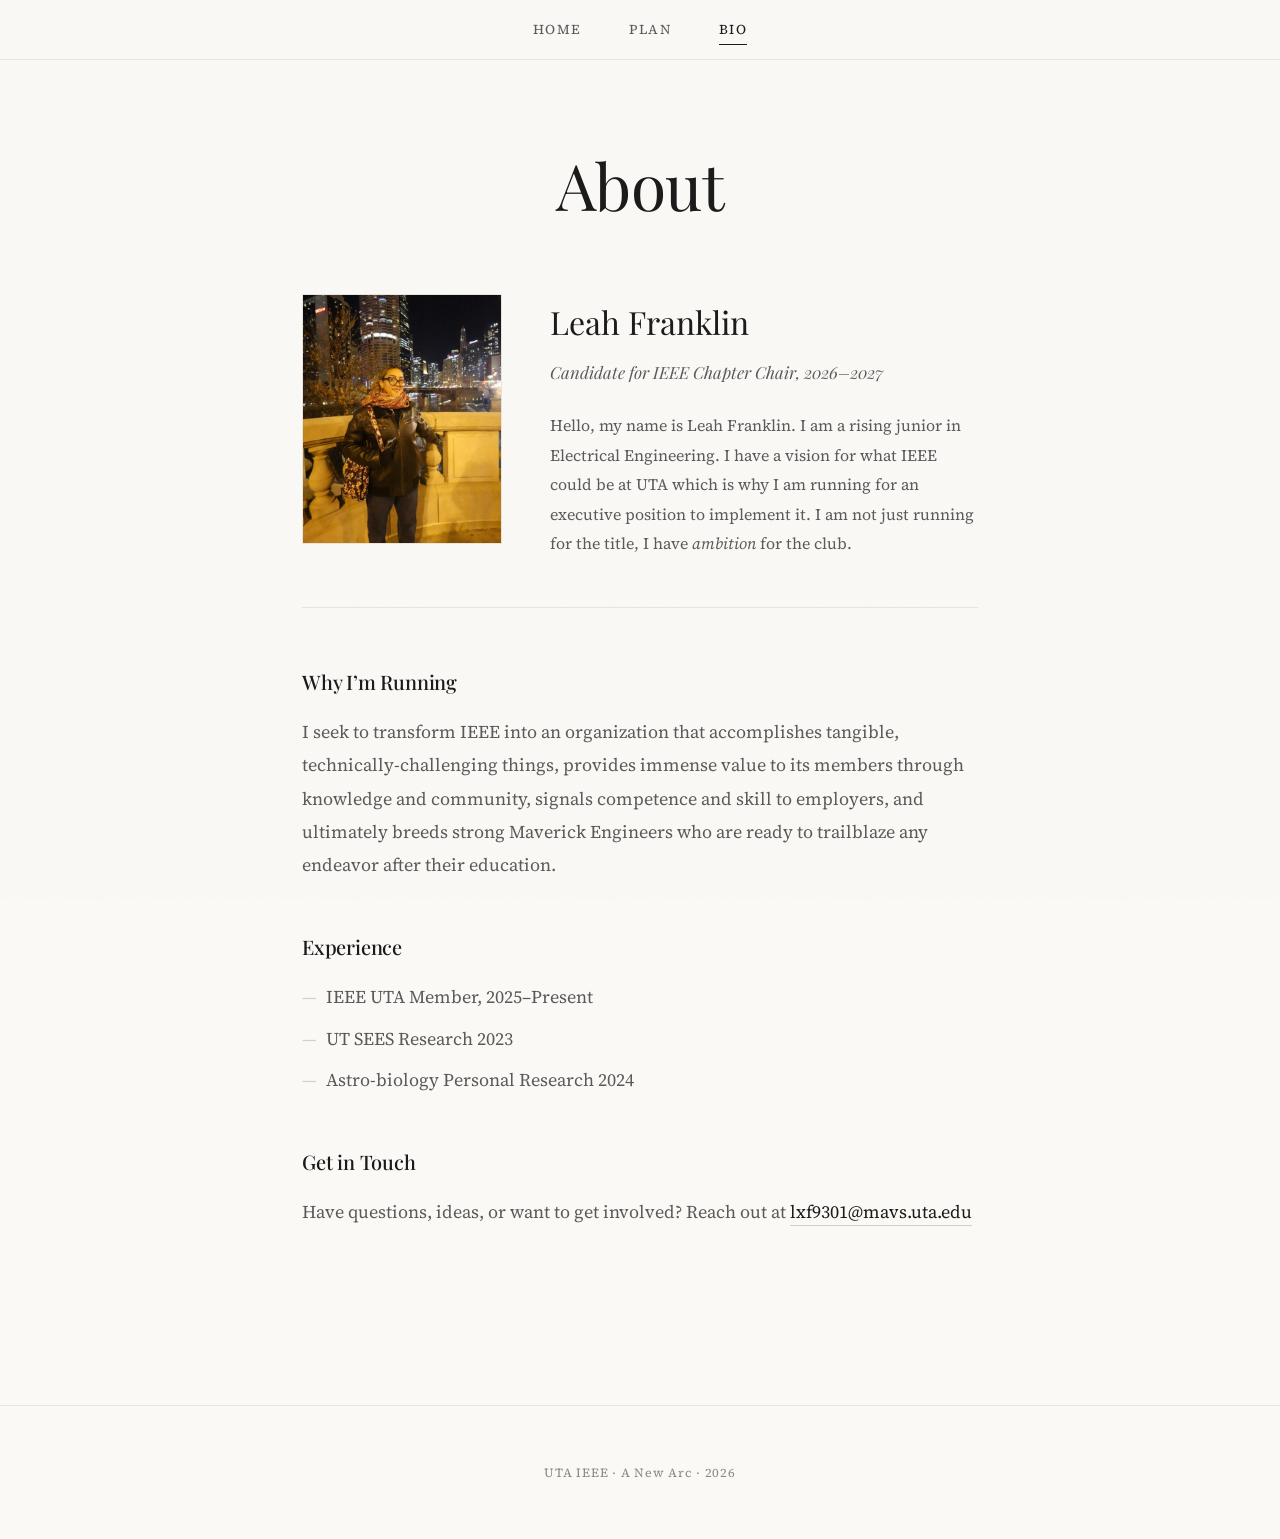
<file: bio.html>
<!DOCTYPE html>
<html lang="en">
<head>
  <meta charset="UTF-8">
  <meta name="viewport" content="width=device-width, initial-scale=1.0">
  <title>About &mdash; UTA IEEE: A New Arc</title>
  <meta name="description" content="About Leah Franklin &mdash; candidate for IEEE Chair at the University of Texas at Arlington.">
  <link rel="stylesheet" href="css/style.css">
</head>
<body>

  <nav class="site-nav">
    <a href="index.html">Home</a>
    <a href="plan.html">Plan</a>
    <a href="bio.html" class="active">Bio</a>
  </nav>

  <div class="page-content">

    <header class="page-header" data-load="1">
      <h1>About</h1>
    </header>

    <div class="bio-header" data-animate>
      <div class="bio-photo">
        <!--
          YOUR PHOTO
          Save your headshot as assets/leah.jpg then uncomment:
         -->
        
          <p align="center"><img src="leah.jpg" alt="Leah Franklin">
      
        
        <span class="bio-photo-placeholder">Photo</span>
      </div>
      <div class="bio-intro">
        <h2>Leah Franklin</h2>
        <p class="role">Candidate for IEEE Chapter Chair, 2026&ndash;2027</p>
        <p class="statement">
          Hello, my name is Leah Franklin. I am a rising junior in Electrical Engineering.
          I have a vision for what IEEE could be at UTA which is why I am
          running for an executive position to implement it. I am not just
          running for the title, I have <em>ambition</em> for the club.
        </p>
      </div>
    </div>

    <div class="bio-section" data-animate>
      <h3>Why I&rsquo;m Running</h3>
      <p>
        I seek to transform IEEE into an organization that accomplishes
        tangible, technically-challenging things, provides immense value to
        its members through knowledge and community, signals competence and
        skill to employers, and ultimately breeds strong Maverick Engineers
        who are ready to trailblaze any endeavor after their education.
      </p>
    </div>

    <div class="bio-section" data-animate>
      <h3>Experience</h3>
      <ul>
        <li>IEEE UTA Member, 2025&ndash;Present</li>
        <li>UT SEES Research 2023</li>
        <li>Astro-biology Personal Research 2024</li>
        <!-- <li> insert here</li>
        <li> insert here </li>
        -->
      </ul>
    </div>

    <div class="bio-section" data-animate>
      <h3>Get in Touch</h3>
      <p>
        Have questions, ideas, or want to get involved? Reach out at
        <a href="mailto:lxf9301@mavs.uta.edu">lxf9301@mavs.uta.edu</a>
      </p>
    </div>

  </div>

  <footer class="site-footer">
    UTA IEEE &middot; A New Arc &middot; 2026
  </footer>

  <script src="js/main.js"></script>
</body>
</html>
</file>
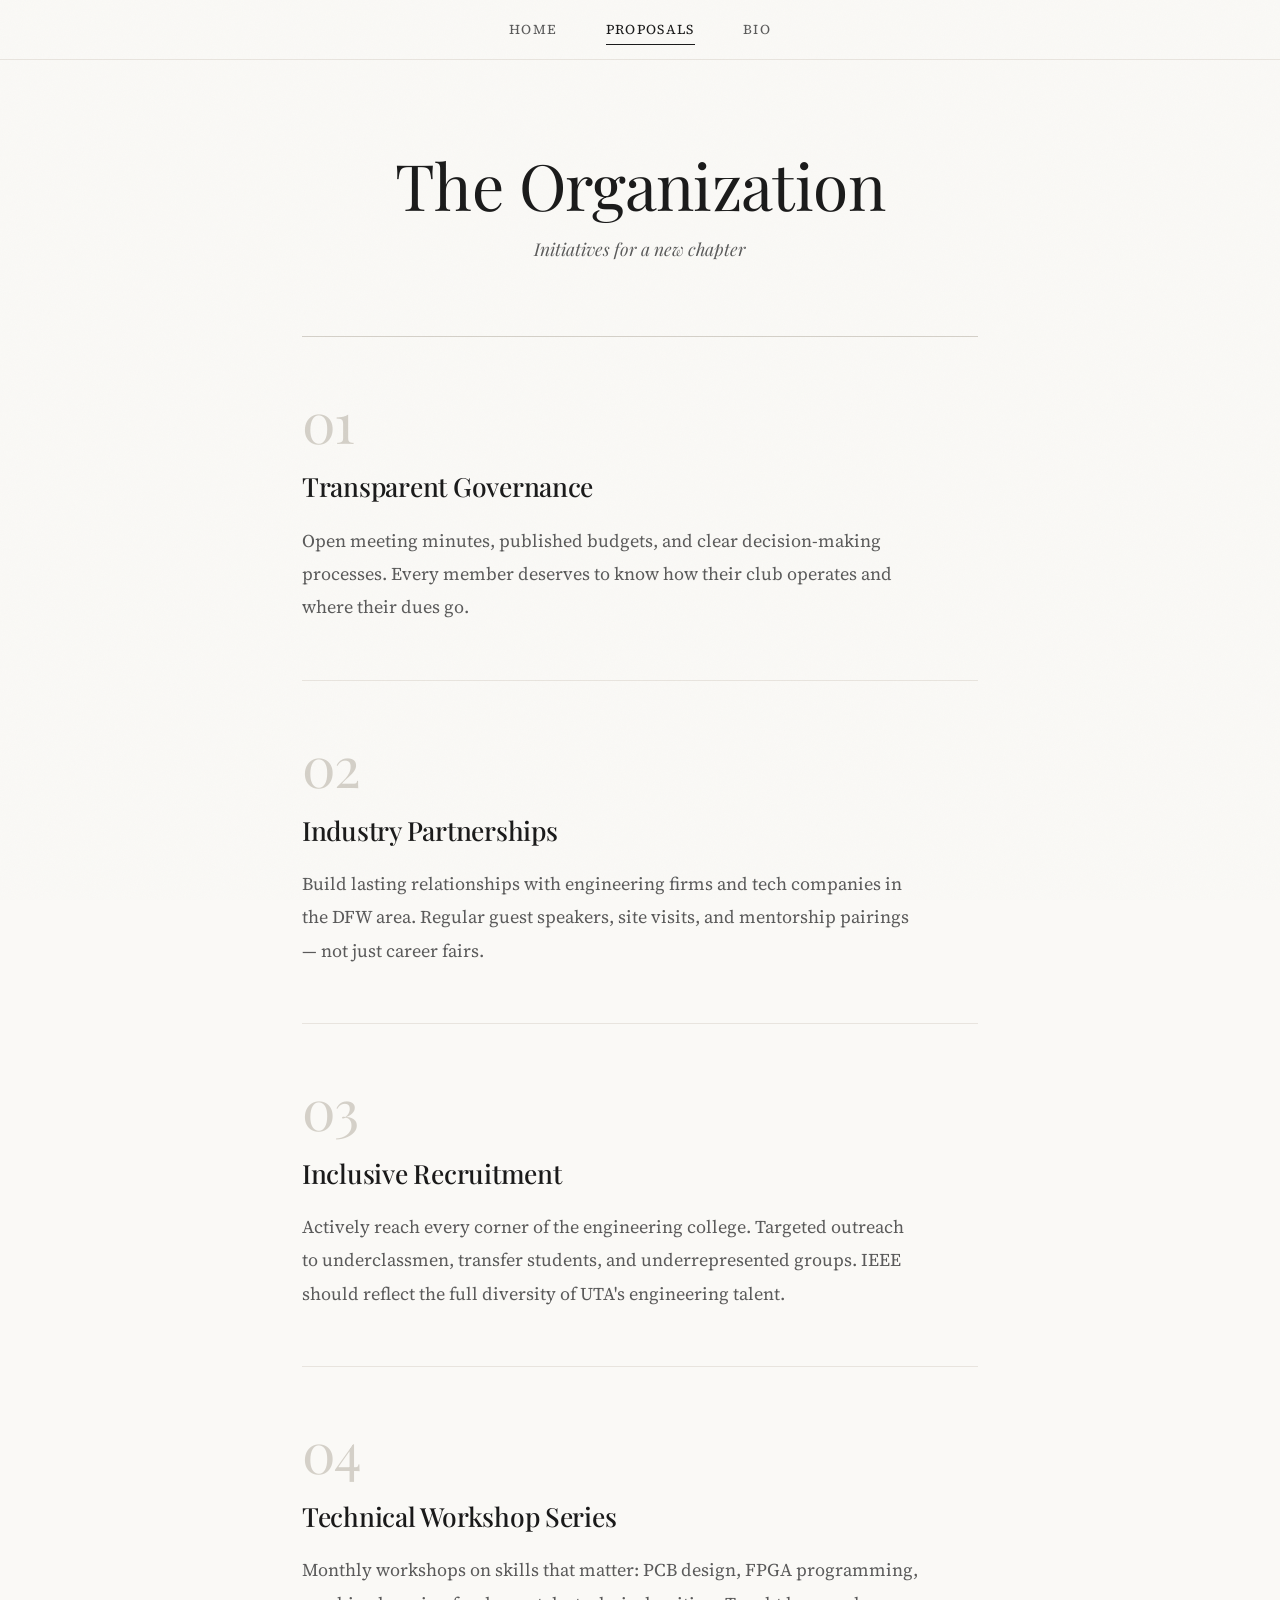
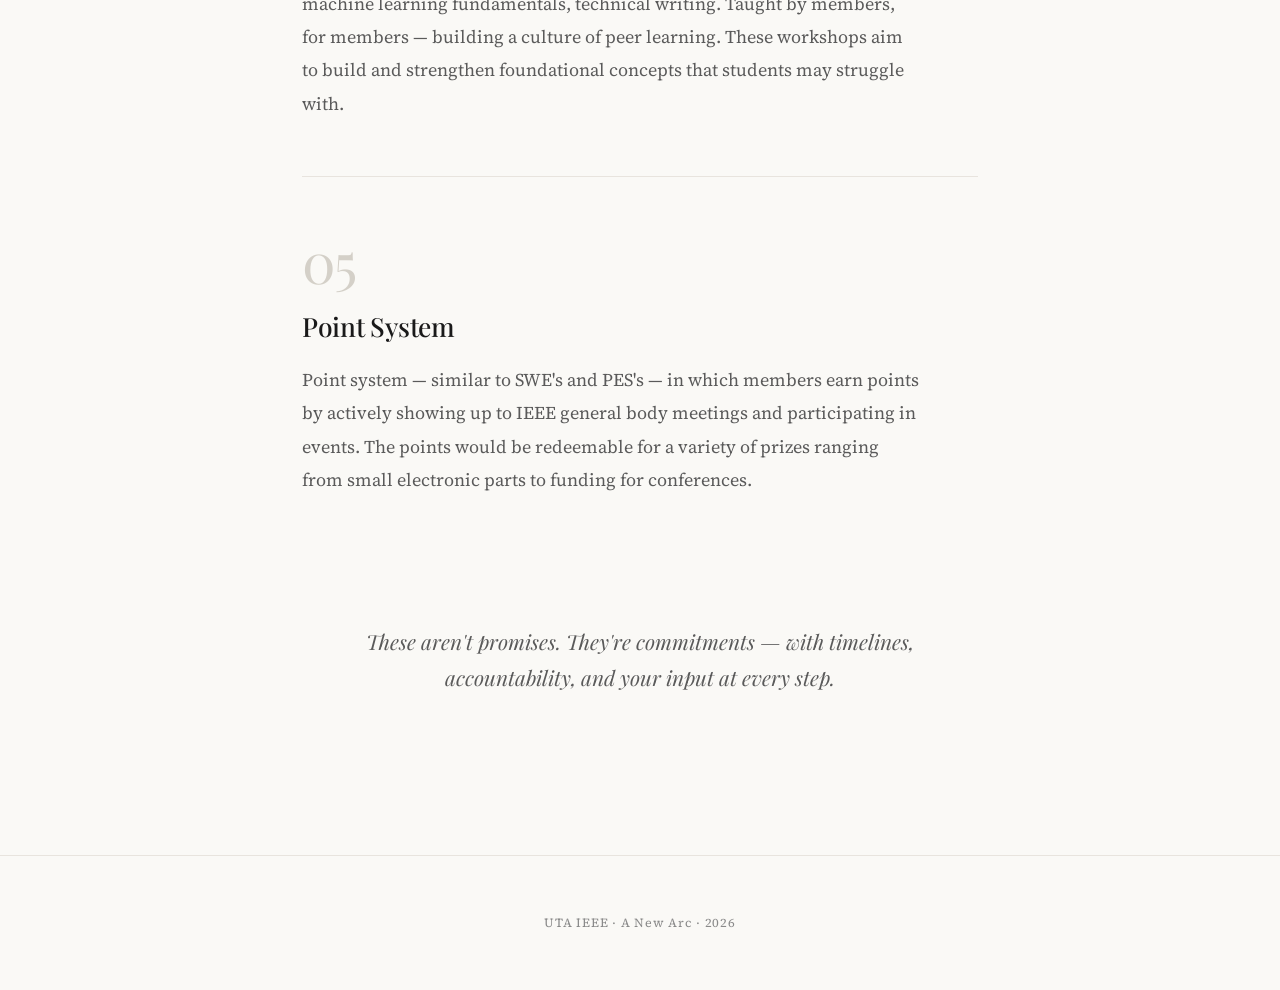
<file: plan.html>
<!DOCTYPE html>
<html lang="en">
<head>
  <meta charset="UTF-8">
  <meta name="viewport" content="width=device-width, initial-scale=1.0">
  <title>The Organization &mdash; UTA IEEE: A New Arc</title>
  <meta name="description" content="Leah Franklin's initiatives for reforming UTA's IEEE chapter. A comprehensive plan for transparency, engagement, and student growth.">
  <link rel="stylesheet" href="css/style.css">
</head>
<body>

  <nav class="site-nav">
    <a href="index.html">Home</a>
    <a href="plan.html" class="active">Proposals</a>
    <a href="bio.html">Bio</a>
  </nav>

  <div class="page-content">

    <header class="page-header" data-load="1">
      <h1>The Organization</h1>
      <p class="subtitle">Initiatives for a new chapter</p>
    </header>

    <hr class="section-rule" data-load="2">

    <!--
      INITIATIVES
      Edit titles and descriptions below to match your platform.
      Copy a <section class="initiative"> block to add more.
      Update the number in <span class="initiative-number"> accordingly.
    -->

    <section class="initiative" data-animate>
      <span class="initiative-number">01</span>
      <h2>Transparent Governance</h2>
      <p>
        Open meeting minutes, published budgets, and clear decision-making
        processes. Every member deserves to know how their club operates
        and where their dues go.
      </p>
    </section>

    <section class="initiative" data-animate>
      <span class="initiative-number">02</span>
      <h2>Industry Partnerships</h2>
      <p>
        Build lasting relationships with engineering firms and tech companies
        in the DFW area. Regular guest speakers, site visits, and mentorship
        pairings &mdash; not just career fairs.
      </p>
    </section>
 <!--
    <section class="initiative" data-animate>
      <span class="initiative-number">03</span>
      <h2>Hands-On Project Teams</h2>
      <p>
        Launch semester-long project teams where members build real systems &mdash;
        from embedded hardware to full-stack applications. Learning by doing,
        with support from faculty advisors and industry mentors.
      </p>
    </section>
 -->
    <section class="initiative" data-animate>
      <span class="initiative-number">03</span>
      <h2>Inclusive Recruitment</h2>
      <p>
        Actively reach every corner of the engineering college.
        Targeted outreach to underclassmen, transfer students, and
        underrepresented groups. IEEE should reflect the full diversity
        of UTA's engineering talent.
      </p>
    </section>

    <section class="initiative" data-animate>
      <span class="initiative-number">04</span>
      <h2>Technical Workshop Series</h2>
      <p>
        Monthly workshops on skills that matter: PCB design, FPGA
        programming, machine learning fundamentals, technical writing.
        Taught by members, for members &mdash; building a culture of
        peer learning. These workshops aim to build and 
        strengthen foundational concepts that students may
        struggle with.
      </p>
    </section>

    <section class="initiative" data-animate>
      <span class="initiative-number">05</span>
      <h2>Point System</h2>
      <p>
        Point system &mdash; similar to SWE's and PES's &mdash; in which
        members earn points by actively showing up to IEEE general 
        body meetings and participating in events. The points would 
        be redeemable for a variety of prizes ranging from small
        electronic parts to funding for conferences. 
      </p>
    </section>

    <p class="plan-closing" data-animate>
      These aren't promises. They're commitments &mdash; with timelines,
      accountability, and your input at every step.
    </p>

  </div>

  <footer class="site-footer">
    UTA IEEE &middot; A New Arc &middot; 2026
  </footer>

  <script src="js/main.js"></script>
</body>
</html>
</file>
<file: css/style.css>
/* ============================================
   UTA IEEE: A New Arc — Campaign Site
   by Leah Franklin

   Typography:  Playfair Display (headings)
                Source Serif 4 (body)
   Palette:     Off-white / near-black / UTA blue accent
   ============================================ */

/* --- Fonts --- */
@import url('https://fonts.googleapis.com/css2?family=Playfair+Display:ital,wght@0,400;0,500;0,600;0,700;1,400;1,500&family=Source+Serif+4:ital,opsz,wght@0,8..60,300;0,8..60,400;0,8..60,500;1,8..60,300;1,8..60,400&display=swap');

/* --- Custom Properties --- */
:root {
  --bg: #FAF9F6;
  --bg-warm: #F5F0EB;
  --text: #1a1a1a;
  --text-light: #5a5a5a;
  --text-faint: #8a8a8a;
  --accent: #0038A8;
  --electric: rgba(0, 86, 210, 1);
  --electric-glow: rgba(0, 86, 210, 0.35);
  --electric-faint: rgba(0, 86, 210, 0.08);
  --rule: #d4d0c8;
  --rule-light: #e8e4de;

  --font-display: 'Playfair Display', Georgia, 'Times New Roman', serif;
  --font-body: 'Source Serif 4', Georgia, 'Times New Roman', serif;

  --content-width: 740px;
  --content-narrow: 620px;
  --nav-height: 60px;

  --ease-out: cubic-bezier(0.25, 0.46, 0.45, 0.94);
  --ease-in-out: cubic-bezier(0.42, 0, 0.58, 1);
}

/* --- Reset --- */
*, *::before, *::after {
  margin: 0;
  padding: 0;
  box-sizing: border-box;
}

html {
  scroll-behavior: smooth;
  font-size: 16px;
  -webkit-font-smoothing: antialiased;
  -moz-osx-font-smoothing: grayscale;
}

body {
  font-family: var(--font-body);
  font-weight: 400;
  font-size: 1.125rem;
  line-height: 1.75;
  color: var(--text);
  background-color: var(--bg);
  min-height: 100vh;
  overflow-x: hidden;
}

/* Subtle noise texture for paper-like depth */
body::after {
  content: '';
  position: fixed;
  top: 0;
  left: 0;
  width: 100%;
  height: 100%;
  pointer-events: none;
  opacity: 0.025;
  z-index: 9999;
  background-image: url("data:image/svg+xml,%3Csvg viewBox='0 0 256 256' xmlns='http://www.w3.org/2000/svg'%3E%3Cfilter id='n'%3E%3CfeTurbulence type='fractalNoise' baseFrequency='0.85' numOctaves='4' stitchTiles='stitch'/%3E%3C/filter%3E%3Crect width='100%25' height='100%25' filter='url(%23n)'/%3E%3C/svg%3E");
  background-repeat: repeat;
  background-size: 256px 256px;
}

/* --- Links --- */
a {
  color: var(--text);
  text-decoration: none;
  transition: color 0.3s var(--ease-out);
}

a:hover {
  color: var(--accent);
}

/* --- Selection --- */
::selection {
  background: var(--accent);
  color: #fff;
}

/* ============================================
   NAVIGATION
   ============================================ */
.site-nav {
  position: fixed;
  top: 0;
  left: 0;
  right: 0;
  height: var(--nav-height);
  display: flex;
  align-items: center;
  justify-content: center;
  gap: 3rem;
  z-index: 100;
  background: rgba(250, 249, 246, 0.92);
  backdrop-filter: blur(14px);
  -webkit-backdrop-filter: blur(14px);
  border-bottom: 1px solid var(--rule-light);
}

.site-nav a {
  font-family: var(--font-body);
  font-size: 0.85rem;
  font-weight: 400;
  letter-spacing: 0.1em;
  text-transform: uppercase;
  color: var(--text-light);
  position: relative;
  padding: 0.25rem 0;
}

.site-nav a::after {
  content: '';
  position: absolute;
  bottom: 0;
  left: 0;
  width: 0;
  height: 1px;
  background: var(--text);
  transition: width 0.4s var(--ease-out);
}

.site-nav a:hover {
  color: var(--text);
}

.site-nav a:hover::after {
  width: 100%;
}

.site-nav a.active {
  color: var(--text);
}

.site-nav a.active::after {
  width: 100%;
}

/* ============================================
   SHARED LAYOUT
   ============================================ */
.page-content {
  max-width: var(--content-width);
  margin: 0 auto;
  padding: calc(var(--nav-height) + 4rem) 2rem 6rem;
}

/* ============================================
   HOME — HERO
   ============================================ */
.hero {
  min-height: 100vh;
  display: flex;
  flex-direction: column;
  align-items: center;
  justify-content: center;
  text-align: center;
  padding: calc(var(--nav-height) + 1.5rem) 2rem 2rem;
  position: relative;
}

/* --- Dual logos (UTA + IEEE) --- */
.hero-logos {
  display: flex;
  align-items: center;
  justify-content: center;
  gap: 2rem;
  margin-bottom: 2.5rem;
}

.hero-logos img {
  height: 64px;
  width: auto;
  display: block;
  opacity: 0.88;
}

.hero-logos .logo-uta {
  height: 70px;
}

.hero-logos .logo-ieee {
  height: 54px;
}

.hero-overline {
  font-family: var(--font-body);
  font-size: 0.8rem;
  font-weight: 400;
  letter-spacing: 0.25em;
  text-transform: uppercase;
  color: var(--text-light);
  margin-bottom: 1rem;
}

.hero-title {
  font-family: var(--font-display);
  font-size: clamp(3rem, 8vw, 5.5rem);
  font-weight: 400;
  line-height: 1.1;
  letter-spacing: -0.02em;
  color: var(--text);
  margin-bottom: 0.25rem;
}

.hero-title em {
  font-style: italic;
}

/* ============================================
   ELECTRIC TEXT EFFECT — "Arc"
   ============================================ */
.electric-text {
  position: relative;
  display: inline-block;
  font-style: italic;
  overflow: visible;
  animation: electricPulse 2s ease-in-out infinite;
  animation-delay: 1.2s;
  animation-fill-mode: backwards;
}

@keyframes electricPulse {
  0%, 100% {
    text-shadow:
      0 0 4px rgba(0, 86, 210, 0.0),
      0 0 12px rgba(0, 86, 210, 0.0);
  }
  8% {
    text-shadow:
      0 0 8px rgba(0, 86, 210, 0.35),
      0 0 25px rgba(0, 86, 210, 0.15),
      0 0 50px rgba(0, 86, 210, 0.05);
  }
  10% {
    text-shadow:
      0 0 3px rgba(0, 86, 210, 0.08),
      0 0 8px rgba(0, 86, 210, 0.03);
  }
  35% {
    text-shadow:
      0 0 6px rgba(0, 86, 210, 0.22),
      0 0 18px rgba(0, 86, 210, 0.09);
  }
  50% {
    text-shadow:
      0 0 10px rgba(0, 86, 210, 0.4),
      0 0 30px rgba(0, 86, 210, 0.18),
      0 0 60px rgba(0, 86, 210, 0.06);
  }
  52% {
    text-shadow:
      0 0 2px rgba(0, 86, 210, 0.06),
      0 0 6px rgba(0, 86, 210, 0.02);
  }
  75% {
    text-shadow:
      0 0 5px rgba(0, 86, 210, 0.18),
      0 0 15px rgba(0, 86, 210, 0.07);
  }
}

/* Spark particles generated by JS */
.electric-text .spark {
  position: absolute;
  height: 1.5px;
  pointer-events: none;
  border-radius: 1px;
  animation: sparkLife 0.25s ease-out forwards;
}

@keyframes sparkLife {
  0%   { opacity: 0; }
  25%  { opacity: 1; }
  100% { opacity: 0; }
}

/* Decorative arc under title */
.hero-arc {
  width: 120px;
  height: auto;
  margin: 0.75rem auto 1.5rem;
  opacity: 0.25;
  display: block;
}

.hero-byline {
  font-family: var(--font-display);
  font-size: 1.15rem;
  font-style: italic;
  font-weight: 400;
  color: var(--text-light);
  margin-bottom: 3rem;
}

.hero-intro {
  max-width: var(--content-narrow);
  font-size: 1.05rem;
  line-height: 1.85;
  color: var(--text-light);
  margin-bottom: 3.5rem;
}

.hero-links {
  display: flex;
  gap: 2.5rem;
  align-items: center;
  margin-bottom: 4rem;
}

.hero-links a {
  font-family: var(--font-body);
  font-size: 0.85rem;
  font-weight: 400;
  letter-spacing: 0.12em;
  text-transform: uppercase;
  color: var(--text);
  padding-bottom: 0.3rem;
  border-bottom: 1px solid var(--rule);
  transition: border-color 0.4s var(--ease-out), color 0.3s var(--ease-out);
}

.hero-links a:hover {
  color: var(--accent);
  border-color: var(--accent);
}

/* Scroll indicator */
.scroll-indicator {
  position: absolute;
  bottom: 1rem;
  left: 50%;
  transform: translateX(-50%);
  display: flex;
  flex-direction: column;
  align-items: center;
  gap: 0.5rem;
  opacity: 0.25;
  animation: scrollPulse 2.5s var(--ease-in-out) infinite;
}

.scroll-indicator span {
  font-size: 0.6rem;
  letter-spacing: 0.2em;
  text-transform: uppercase;
  color: var(--text-faint);
}

.scroll-indicator .arrow {
  width: 1px;
  height: 20px;
  background: var(--text-faint);
  position: relative;
}

.scroll-indicator .arrow::after {
  content: '';
  position: absolute;
  bottom: 0;
  left: -3px;
  width: 7px;
  height: 7px;
  border-right: 1px solid var(--text-faint);
  border-bottom: 1px solid var(--text-faint);
  transform: rotate(45deg);
}

@keyframes scrollPulse {
  0%, 100% { opacity: 0.25; transform: translateX(-50%) translateY(0); }
  50% { opacity: 0.4; transform: translateX(-50%) translateY(5px); }
}

/* ============================================
   PLAN SECTION (on Home page, below hero)
   ============================================ */
.plan-section {
  max-width: var(--content-width);
  margin: 0 auto;
  padding: 4rem 2rem 6rem;
}

.plan-transition {
  text-align: center;
  padding: 2rem 0 4rem;
  opacity: 0.2;
}

.plan-transition svg {
  width: 80px;
  height: auto;
}

.plan-header {
  text-align: center;
  margin-bottom: 3.5rem;
}

.plan-header h2 {
  font-family: var(--font-display);
  font-size: clamp(2rem, 5vw, 3rem);
  font-weight: 400;
  line-height: 1.15;
  letter-spacing: -0.01em;
  margin-bottom: 0.75rem;
}

.plan-header p {
  font-family: var(--font-display);
  font-size: 1.1rem;
  font-style: italic;
  color: var(--text-light);
  font-weight: 400;
}

/* ============================================
   PAGE HEADER (Bio)
   ============================================ */
.page-header {
  text-align: center;
  margin-bottom: 4.5rem;
  padding-top: 1.5rem;
}

.page-header h1 {
  font-family: var(--font-display);
  font-size: clamp(2.5rem, 6vw, 4rem);
  font-weight: 400;
  line-height: 1.15;
  letter-spacing: -0.01em;
  margin-bottom: 0.75rem;
}

.page-header .subtitle {
  font-family: var(--font-display);
  font-size: 1.1rem;
  font-style: italic;
  color: var(--text-light);
  font-weight: 400;
}

/* ============================================
   HORIZONTAL RULE
   ============================================ */
.section-rule {
  border: none;
  height: 1px;
  background: var(--rule);
  margin: 0;
}

/* ============================================
   INITIATIVES
   ============================================ */
.initiative {
  padding: 3.5rem 0;
  border-bottom: 1px solid var(--rule-light);
}

.initiative:last-of-type {
  border-bottom: none;
}

.initiative-number {
  font-family: var(--font-display);
  font-size: 3.5rem;
  font-weight: 400;
  color: var(--rule);
  line-height: 1;
  display: block;
  margin-bottom: 1.25rem;
  letter-spacing: -0.03em;
}

.initiative h2 {
  font-family: var(--font-display);
  font-size: 1.65rem;
  font-weight: 500;
  line-height: 1.3;
  margin-bottom: 1.25rem;
  letter-spacing: -0.01em;
}

.initiative p {
  color: var(--text-light);
  line-height: 1.85;
  max-width: var(--content-narrow);
}

.initiative p + p {
  margin-top: 1rem;
}

/* Plan preamble — manifesto text above initiatives */
.plan-preamble {
  margin-bottom: 3.5rem;
}

.plan-preamble p {
  color: var(--text-light);
  line-height: 1.85;
  margin-bottom: 1.35rem;
}

.plan-preamble p:last-child {
  margin-bottom: 0;
}

.plan-preamble .highlight {
  font-family: var(--font-display);
  font-size: 1.4rem;
  font-weight: 500;
  color: var(--text);
  line-height: 1.5;
  text-align: center;
  margin: 2.5rem auto;
}

.plan-preamble .plan-transition-text {
  font-family: var(--font-display);
  font-style: italic;
  text-align: center;
  color: var(--text-light);
  font-size: 1.1rem;
  margin-top: 2.5rem;
}

/* Initiative subtitle — the italic policy statement */
.initiative-subtitle {
  font-family: var(--font-display);
  font-style: italic;
  font-size: 0.95rem;
  color: var(--text-light);
  line-height: 1.8;
  margin-bottom: 1.75rem;
  padding-left: 1.25rem;
  border-left: 2px solid var(--rule);
}

/* Extended initiative body */
.initiative-body {
  margin-top: 0.25rem;
}

.initiative-body p {
  color: var(--text-light);
  line-height: 1.85;
  margin-bottom: 1.1rem;
}

.initiative-body p:last-child {
  margin-bottom: 0;
}

.initiative-body strong {
  color: var(--text);
  font-weight: 600;
}

/* Example lists within initiatives */
.initiative-examples {
  list-style: none;
  padding: 0;
  margin: 1.25rem 0;
}

.initiative-examples li {
  padding-left: 1.5rem;
  position: relative;
  margin-bottom: 0.6rem;
  color: var(--text-light);
  line-height: 1.75;
}

.initiative-examples li::before {
  content: '\2014';
  position: absolute;
  left: 0;
  color: var(--rule);
}

/* Reference links within initiatives */
.initiative-links {
  list-style: none;
  padding: 0;
  margin: 1rem 0;
}

.initiative-links li {
  margin-bottom: 0.5rem;
  font-size: 0.92rem;
}

.initiative-body a,
.initiative-links a {
  color: var(--text-light);
  border-bottom: 1px solid var(--rule);
  padding-bottom: 1px;
  transition: border-color 0.3s var(--ease-out), color 0.3s var(--ease-out);
  word-break: break-word;
}

.initiative-body a:hover,
.initiative-links a:hover {
  color: var(--accent);
  border-color: var(--accent);
}

/* Closing statement */
.plan-closing {
  text-align: center;
  padding: 4.5rem 0 2rem;
  font-family: var(--font-display);
  font-size: 1.3rem;
  font-style: italic;
  color: var(--text-light);
  line-height: 1.7;
}

/* ============================================
   BIO PAGE
   ============================================ */
.bio-header {
  display: flex;
  align-items: flex-start;
  gap: 3rem;
  margin-bottom: 3.5rem;
  padding-bottom: 3rem;
  border-bottom: 1px solid var(--rule-light);
}

.bio-photo {
  width: 200px;
  height: 250px;
  flex-shrink: 0;
  background: var(--bg-warm);
  border: 1px solid var(--rule-light);
  display: flex;
  align-items: center;
  justify-content: center;
  overflow: hidden;
}

.bio-photo img {
  width: 100%;
  height: 100%;
  object-fit: cover;
}

.bio-photo-placeholder {
  font-family: var(--font-body);
  font-size: 0.7rem;
  color: var(--text-faint);
  letter-spacing: 0.1em;
  text-transform: uppercase;
}

.bio-intro h2 {
  font-family: var(--font-display);
  font-size: 2rem;
  font-weight: 400;
  margin-bottom: 0.5rem;
}

.bio-intro .role {
  font-family: var(--font-display);
  font-style: italic;
  color: var(--text-light);
  font-size: 1.05rem;
  margin-bottom: 1.5rem;
}

.bio-intro .statement {
  font-size: 1rem;
  color: var(--text-light);
  line-height: 1.85;
}

.bio-section {
  margin-bottom: 3rem;
}

.bio-section h3 {
  font-family: var(--font-display);
  font-size: 1.25rem;
  font-weight: 500;
  margin-bottom: 1rem;
  letter-spacing: -0.01em;
}

.bio-section p,
.bio-section li {
  color: var(--text-light);
  line-height: 1.85;
}

.bio-section ul {
  list-style: none;
  padding: 0;
}

.bio-section li {
  padding-left: 1.5rem;
  position: relative;
  margin-bottom: 0.5rem;
}

.bio-section li::before {
  content: '\2014';
  position: absolute;
  left: 0;
  color: var(--rule);
}

.bio-section a {
  border-bottom: 1px solid var(--rule);
  padding-bottom: 1px;
  transition: border-color 0.3s var(--ease-out), color 0.3s var(--ease-out);
}

.bio-section a:hover {
  border-color: var(--accent);
}

/* ============================================
   SCROLL IMAGES — editorial photos in margins
   ============================================ */
.scroll-image {
  width: 240px;
  float: right;
  margin: 0.25rem 0 1.5rem 2rem;
  shape-outside: margin-box;
}

.scroll-image.left {
  float: left;
  margin: 0.25rem 2rem 1.5rem 0;
}

.scroll-image img {
  width: 100%;
  height: auto;
  display: block;
  filter: grayscale(100%);
  mix-blend-mode: multiply;
}

/* Override generic data-animate for scroll images */
.scroll-image[data-animate] {
  opacity: 0;
  transform: translateY(24px);
  transition: opacity 1.3s var(--ease-out), transform 1.3s var(--ease-out);
}

.scroll-image[data-animate].is-visible {
  opacity: 0.5;
  transform: translateY(0);
}

@media (max-width: 768px) {
  .scroll-image {
    width: 160px;
    margin: 0.25rem 0 1rem 1.25rem;
  }
  .scroll-image.left {
    margin: 0.25rem 1.25rem 1rem 0;
  }
}

@media (max-width: 520px) {
  .scroll-image {
    display: none;
  }
}

/* ============================================
   FOOTER
   ============================================ */
.site-footer {
  text-align: center;
  padding: 3.5rem 2rem;
  font-size: 0.78rem;
  color: var(--text-faint);
  letter-spacing: 0.06em;
  border-top: 1px solid var(--rule-light);
  margin-top: 2rem;
}

/* ============================================
   ANIMATIONS
   ============================================ */

/* Scroll-triggered elements */
[data-animate] {
  opacity: 0;
  transform: translateY(28px);
  transition: opacity 0.9s var(--ease-out), transform 0.9s var(--ease-out);
}

[data-animate].is-visible {
  opacity: 1;
  transform: translateY(0);
}

/* Staggered children */
[data-animate-stagger] > * {
  opacity: 0;
  transform: translateY(20px);
  transition: opacity 0.7s var(--ease-out), transform 0.7s var(--ease-out);
}

[data-animate-stagger].is-visible > *:nth-child(1) { transition-delay: 0.0s; opacity: 1; transform: translateY(0); }
[data-animate-stagger].is-visible > *:nth-child(2) { transition-delay: 0.1s; opacity: 1; transform: translateY(0); }
[data-animate-stagger].is-visible > *:nth-child(3) { transition-delay: 0.2s; opacity: 1; transform: translateY(0); }
[data-animate-stagger].is-visible > *:nth-child(4) { transition-delay: 0.3s; opacity: 1; transform: translateY(0); }
[data-animate-stagger].is-visible > *:nth-child(5) { transition-delay: 0.4s; opacity: 1; transform: translateY(0); }
[data-animate-stagger].is-visible > *:nth-child(6) { transition-delay: 0.5s; opacity: 1; transform: translateY(0); }

/* Hero load sequence */
.hero [data-load] {
  opacity: 0;
  transform: translateY(18px);
  transition: opacity 1s var(--ease-out), transform 1s var(--ease-out);
}

.hero.loaded [data-load] {
  opacity: 1;
  transform: translateY(0);
}

.hero.loaded [data-load="1"] { transition-delay: 0.15s; }
.hero.loaded [data-load="2"] { transition-delay: 0.3s; }
.hero.loaded [data-load="3"] { transition-delay: 0.45s; }
.hero.loaded [data-load="4"] { transition-delay: 0.6s; }
.hero.loaded [data-load="5"] { transition-delay: 0.75s; }
.hero.loaded [data-load="6"] { transition-delay: 0.9s; }
.hero.loaded [data-load="7"] { transition-delay: 1.05s; }

/* Page content load sequence */
.page-content [data-load] {
  opacity: 0;
  transform: translateY(18px);
  transition: opacity 0.85s var(--ease-out), transform 0.85s var(--ease-out);
}

.page-content.loaded [data-load] {
  opacity: 1;
  transform: translateY(0);
}

.page-content.loaded [data-load="1"] { transition-delay: 0.1s; }
.page-content.loaded [data-load="2"] { transition-delay: 0.2s; }
.page-content.loaded [data-load="3"] { transition-delay: 0.3s; }

/* ============================================
   RESPONSIVE
   ============================================ */
@media (max-width: 768px) {
  :root {
    --nav-height: 52px;
  }

  body {
    font-size: 1rem;
  }

  .site-nav {
    gap: 2rem;
  }

  .site-nav a {
    font-size: 0.78rem;
  }

  .hero-title {
    font-size: clamp(2.4rem, 10vw, 3.5rem);
  }

  .hero-logos {
    gap: 1.25rem;
  }

  .hero-logos .logo-uta {
    height: 55px;
  }

  .hero-logos .logo-ieee {
    height: 42px;
  }

  .page-content {
    padding: calc(var(--nav-height) + 3rem) 1.5rem 4rem;
  }

  .plan-section {
    padding: 3rem 1.5rem 4rem;
  }

  .page-header {
    margin-bottom: 3rem;
  }

  .initiative {
    padding: 2.5rem 0;
  }

  .initiative-number {
    font-size: 2.5rem;
    margin-bottom: 1rem;
  }

  .initiative h2 {
    font-size: 1.35rem;
  }

  .bio-header {
    flex-direction: column;
    align-items: center;
    text-align: center;
    gap: 2rem;
  }

  .bio-photo {
    width: 160px;
    height: 200px;
  }
}

@media (max-width: 480px) {
  .site-nav {
    gap: 1.5rem;
  }

  .hero-links {
    flex-direction: column;
    gap: 1.25rem;
  }

  .hero-logos .logo-uta {
    height: 46px;
  }

  .hero-logos .logo-ieee {
    height: 35px;
  }

  .page-header h1 {
    font-size: 2rem;
  }

  .hero-byline {
    margin-bottom: 2rem;
  }

  .hero-intro {
    margin-bottom: 2.5rem;
  }
}

/* ============================================
   PRINT
   ============================================ */
@media print {
  body::after { display: none; }
  .site-nav, .scroll-indicator { display: none; }
  .hero { min-height: auto; padding: 2rem; }
  .electric-text { animation: none !important; }
  .electric-text .spark { display: none; }
  [data-animate], [data-load], .hero [data-load] {
    opacity: 1 !important;
    transform: none !important;
  }
}
</file>
